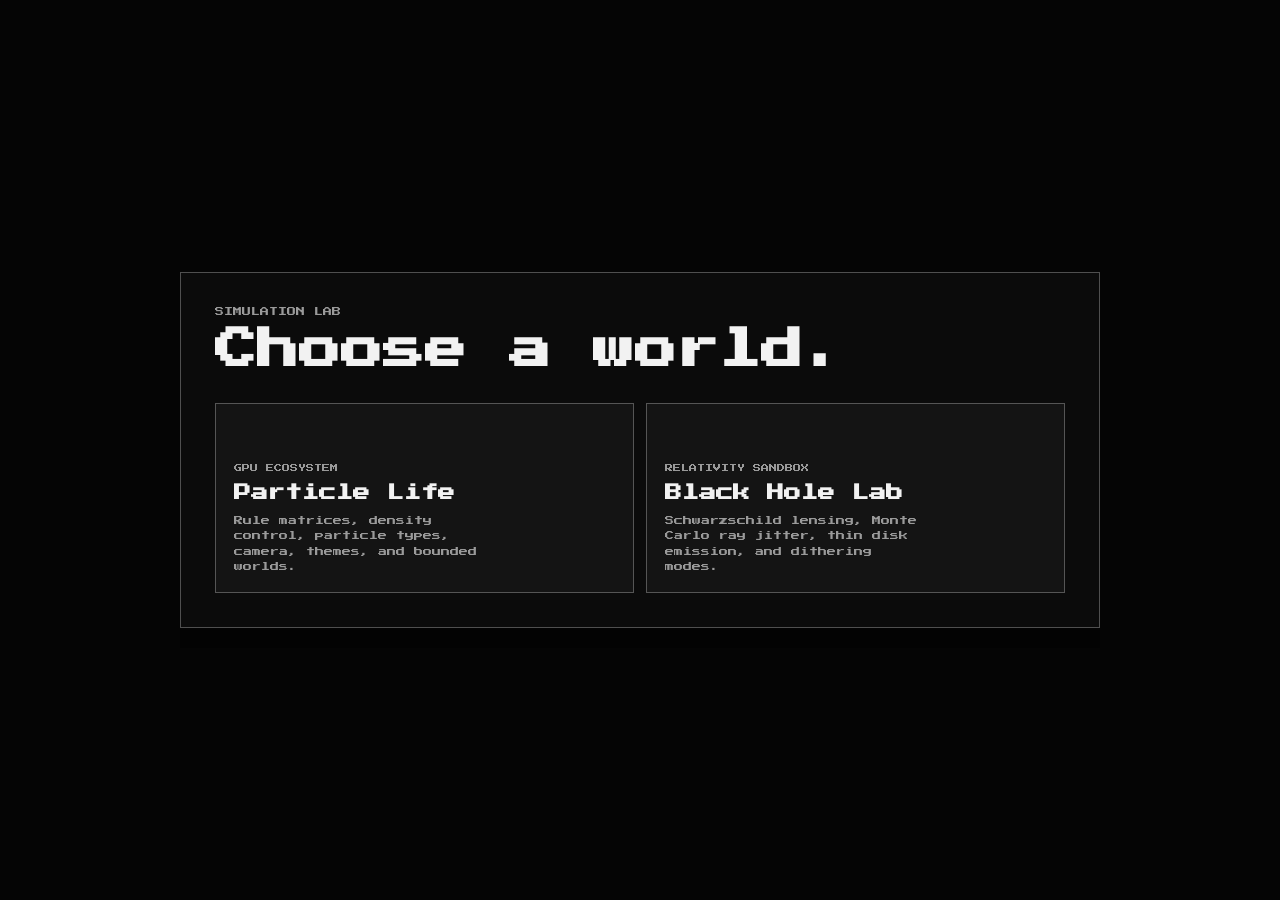
<file: index.html>
<!doctype html>
<html lang="en">
  <head>
    <meta charset="utf-8">
    <meta name="viewport" content="width=device-width, initial-scale=1">
    <title>Simulation Lab</title>
    <link rel="stylesheet" href="./home.css?v=20260624b">
  </head>
  <body>
    <main class="home-shell">
      <section class="home-panel" aria-label="Simulation app launcher">
        <p class="eyebrow">Simulation Lab</p>
        <h1>Choose a world.</h1>
        <div class="app-grid">
          <a class="app-card particle-card" href="./particlelife.html">
            <span class="app-kicker">GPU ecosystem</span>
            <strong>Particle Life</strong>
            <small>Rule matrices, density control, particle types, camera, themes, and bounded worlds.</small>
          </a>
          <a class="app-card blackhole-card" href="./blackhole.html">
            <span class="app-kicker">Relativity sandbox</span>
            <strong>Black Hole Lab</strong>
            <small>Schwarzschild lensing, Monte Carlo ray jitter, thin disk emission, and dithering modes.</small>
          </a>
        </div>
      </section>
    </main>
  </body>
</html>
</file>
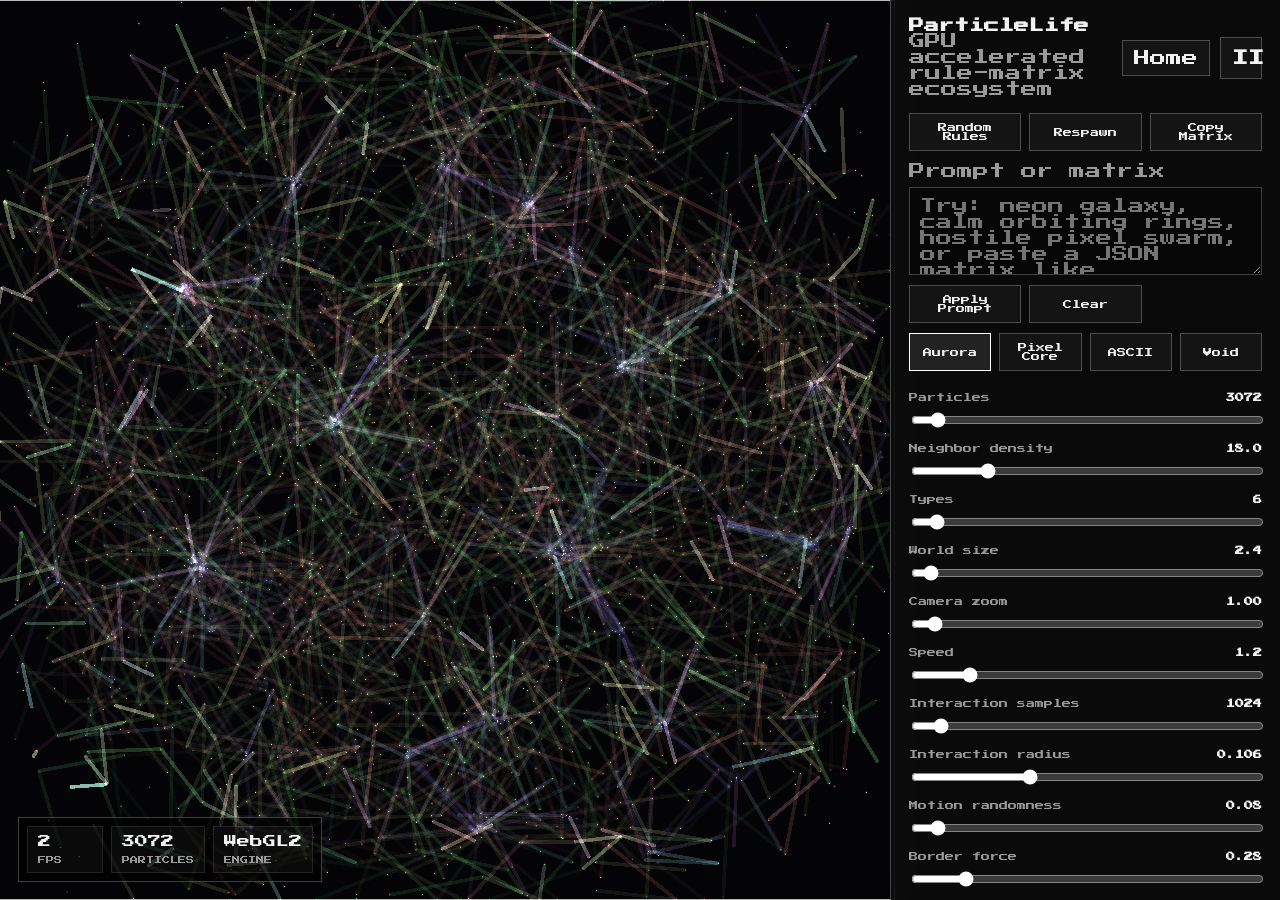
<file: particlelife.html>
<!doctype html>
<html lang="en">
  <head>
    <meta charset="utf-8">
    <meta name="viewport" content="width=device-width, initial-scale=1">
    <title>ParticleLife</title>
    <link rel="stylesheet" href="./styles.css?v=20260624b">
  </head>
  <body>
    <main class="app-shell">
      <section class="stage" aria-label="Particle Life simulation">
        <canvas id="glCanvas"></canvas>
        <canvas id="asciiCanvas" aria-hidden="true"></canvas>
        <div id="worldBorder" class="world-border" aria-hidden="true"></div>
        <div class="hud">
          <div>
            <span id="fps">0</span><small>fps</small>
          </div>
          <div>
            <span id="particleReadout">0</span><small>particles</small>
          </div>
          <div>
            <span id="gpuReadout">WebGL2</span><small>engine</small>
          </div>
        </div>
      </section>

      <aside class="panel" aria-label="Simulation controls">
        <header class="brand">
          <div>
            <h1>ParticleLife</h1>
            <p>GPU accelerated rule-matrix ecosystem</p>
          </div>
          <a class="nav-link" href="./index.html">Home</a>
          <button id="pauseButton" class="icon-button" type="button" title="Pause or resume simulation">II</button>
        </header>

        <div class="toolbar">
          <button id="randomizeRules" type="button">Random Rules</button>
          <button id="respawnParticles" type="button">Respawn</button>
          <button id="copyMatrix" type="button">Copy Matrix</button>
        </div>

        <label class="field">
          <span>Prompt or matrix</span>
          <textarea id="promptInput" spellcheck="false" placeholder="Try: neon galaxy, calm orbiting rings, hostile pixel swarm, or paste a JSON matrix like [[0.2,-0.7],[0.8,0.1]]"></textarea>
        </label>
        <div class="toolbar">
          <button id="applyPrompt" type="button">Apply Prompt</button>
          <button id="clearPrompt" type="button">Clear</button>
        </div>

        <div class="segmented" role="group" aria-label="Theme">
          <button data-theme="aurora" class="active" type="button">Aurora</button>
          <button data-theme="pixel" type="button">Pixel Core</button>
          <button data-theme="ascii" type="button">ASCII</button>
          <button data-theme="void" type="button">Void</button>
        </div>

        <div class="controls">
          <label class="control">
            <span>Particles <b id="particleCountValue"></b></span>
            <input id="particleCount" type="range" min="256" max="50000" step="1" value="3072">
          </label>
          <label class="control">
            <span>Neighbor density <b id="densityValue"></b></span>
            <input id="density" type="range" min="2" max="80" step="0.5" value="18">
          </label>
          <label class="control">
            <span>Types <b id="typeCountValue"></b></span>
            <input id="typeCount" type="range" min="2" max="75" step="1" value="6">
          </label>
          <label class="control">
            <span>World size <b id="worldSizeValue"></b></span>
            <input id="worldSize" type="range" min="1" max="40" step="0.1" value="2.4">
          </label>
          <label class="control">
            <span>Camera zoom <b id="zoomValue"></b></span>
            <input id="zoom" type="range" min="0.25" max="16" step="0.05" value="1">
          </label>
          <label class="control">
            <span>Speed <b id="speedValue"></b></span>
            <input id="speed" type="range" min="0" max="8" step="0.01" value="1.2">
          </label>
          <label class="control">
            <span>Interaction samples <b id="interactionSamplesValue"></b></span>
            <input id="interactionSamples" type="range" min="512" max="8192" step="256" value="1024">
          </label>
          <label class="control">
            <span>Interaction radius <b id="radiusValue"></b></span>
            <input id="radius" type="range" min="0.02" max="0.28" step="0.002" value="0.105">
          </label>
          <label class="control">
            <span>Motion randomness <b id="noiseValue"></b></span>
            <input id="noise" type="range" min="0" max="1.4" step="0.01" value="0.08">
          </label>
          <label class="control">
            <span>Border force <b id="borderForceValue"></b></span>
            <input id="borderForce" type="range" min="0" max="2" step="0.01" value="0.28">
          </label>
          <label class="control">
            <span>Friction <b id="frictionValue"></b></span>
            <input id="friction" type="range" min="0.82" max="0.998" step="0.001" value="0.955">
          </label>
          <label class="control">
            <span>Glow <b id="glowValue"></b></span>
            <input id="glow" type="range" min="0" max="2.5" step="0.01" value="1.05">
          </label>
          <label class="control">
            <span>Particle size <b id="sizeValue"></b></span>
            <input id="size" type="range" min="1" max="8" step="0.1" value="2.6">
          </label>
          <label class="control toggle-control">
            <span>Connection lines <b id="lineEnabledValue"></b></span>
            <input id="lineEnabled" type="checkbox" checked>
          </label>
          <label class="control">
            <span>Line cap <b id="lineCountValue"></b></span>
            <input id="lineCount" type="range" min="0" max="20000" step="250" value="5000">
          </label>
          <label class="control">
            <span>Line radius <b id="lineRadiusValue"></b></span>
            <input id="lineRadius" type="range" min="0.02" max="0.5" step="0.002" value="0.32">
          </label>
          <label class="control">
            <span>Line opacity <b id="lineOpacityValue"></b></span>
            <input id="lineOpacity" type="range" min="0" max="1" step="0.01" value="0.45">
          </label>
          <label class="control">
            <span>Line width <b id="lineWidthValue"></b></span>
            <input id="lineWidth" type="range" min="0.5" max="8" step="0.1" value="1.8">
          </label>
          <label class="field compact-field">
            <span>Line color mode</span>
            <select id="lineMode">
              <option value="0">Blend particle colors</option>
              <option value="1">Source particle color</option>
              <option value="2">Connection rule color</option>
            </select>
          </label>
        </div>

        <div class="toolbar camera-toolbar">
          <button id="zoomOut" type="button">Zoom -</button>
          <button id="resetView" type="button">Center View</button>
          <button id="zoomIn" type="button">Zoom +</button>
        </div>

        <section class="matrix-section">
          <header>
            <h2>Rule Matrix</h2>
            <small>Rows attract or repel columns</small>
          </header>
          <div class="matrix-scroll">
            <div id="matrixGrid" class="matrix-grid"></div>
          </div>
        </section>
      </aside>
    </main>

    <script type="module" src="./src/app.js?v=20260624j"></script>
  </body>
</html>
</file>
<file: home.css>
@font-face {
  font-family: "PressStart";
  src: url("./assets/fonts/press-start-2p.ttf") format("truetype");
  font-display: swap;
}

:root {
  color-scheme: dark;
  --bg: #050505;
  --panel: rgba(12, 12, 12, 0.92);
  --text: #f2f2f2;
  --muted: #9a9a9a;
  --line: rgba(255, 255, 255, 0.28);
  font-family: "PressStart", monospace;
}

* {
  box-sizing: border-box;
}

html,
body {
  width: 100%;
  min-height: 100%;
  margin: 0;
}

body {
  overflow: hidden;
  color: var(--text);
  background: var(--bg);
}

.home-shell {
  display: grid;
  min-height: 100vh;
  place-items: center;
  padding: 32px;
}

.home-panel {
  width: min(920px, 100%);
  padding: 34px;
  border: 1px solid var(--line);
  background: var(--panel);
  box-shadow: 0 20px 0 rgba(0, 0, 0, 0.42);
}

.eyebrow {
  margin: 0 0 10px;
  color: var(--muted);
  font-size: 9px;
  text-transform: uppercase;
}

h1 {
  margin: 0 0 28px;
  font-size: 42px;
  line-height: 1.18;
  letter-spacing: 0;
}

.app-grid {
  display: grid;
  grid-template-columns: repeat(2, minmax(0, 1fr));
  gap: 12px;
}

.app-card {
  min-height: 190px;
  display: flex;
  flex-direction: column;
  justify-content: end;
  gap: 12px;
  padding: 18px;
  border: 1px solid var(--line);
  color: var(--text);
  text-decoration: none;
  background: rgba(255, 255, 255, 0.035);
  transition: transform 120ms ease, background 120ms ease, border-color 120ms ease;
}

.app-card:hover {
  transform: translateY(-3px);
  border-color: #fff;
  background: rgba(255, 255, 255, 0.08);
}

.app-kicker {
  color: var(--muted);
  font-size: 8px;
  text-transform: uppercase;
}

.app-card strong {
  font-size: 17px;
  letter-spacing: 0;
}

.app-card small {
  max-width: 28ch;
  color: var(--muted);
  font-size: 9px;
  line-height: 1.7;
}

@media (max-width: 820px) {
  body {
    overflow: auto;
  }

  .home-shell {
    place-items: start center;
    padding: 18px;
  }

  .home-panel {
    padding: 22px;
  }

  h1 {
    font-size: 28px;
  }

  .app-grid {
    grid-template-columns: 1fr;
  }

  .app-card {
    min-height: 150px;
  }
}
</file>
<file: styles.css>
@font-face {
  font-family: "PressStart";
  src: url("./assets/fonts/press-start-2p.ttf") format("truetype");
  font-display: swap;
}

:root {
  color-scheme: dark;
  --bg: #050505;
  --panel: rgba(12, 12, 12, 0.86);
  --line: rgba(255, 255, 255, 0.24);
  --text: #f2f2f2;
  --muted: #9a9a9a;
  --accent: #ffffff;
  font-family: "PressStart", monospace;
}

* {
  box-sizing: border-box;
}

html,
body {
  width: 100%;
  height: 100%;
  margin: 0;
  overflow: hidden;
  background: var(--bg);
  color: var(--text);
}

button,
input,
textarea,
select {
  font: inherit;
}

.app-shell {
  display: grid;
  grid-template-columns: minmax(0, 1fr) 390px;
  min-height: 100vh;
}

.stage {
  position: relative;
  min-width: 0;
  background: #050505;
}

#glCanvas,
#asciiCanvas {
  position: absolute;
  inset: 0;
  width: 100%;
  height: 100%;
  display: block;
}

#glCanvas {
  cursor: grab;
}

#glCanvas:active {
  cursor: grabbing;
}

#asciiCanvas {
  pointer-events: none;
  opacity: 0;
}

.world-border {
  position: absolute;
  pointer-events: none;
  border: 1px solid rgba(255, 255, 255, 0.72);
  opacity: 0;
}

.world-border.visible {
  opacity: 1;
}

.theme-pixel #glCanvas {
  image-rendering: pixelated;
}

.theme-ascii #glCanvas {
  opacity: 0;
}

.theme-ascii #asciiCanvas {
  opacity: 1;
}

.hud {
  position: absolute;
  left: 18px;
  bottom: 18px;
  display: flex;
  gap: 8px;
  padding: 8px;
  border: 1px solid var(--line);
  background: rgba(0, 0, 0, 0.62);
}

.hud div {
  min-width: 76px;
  padding: 8px 10px;
  border: 1px solid rgba(255, 255, 255, 0.10);
  background: rgba(255, 255, 255, 0.035);
}

.hud span {
  display: block;
  font-size: 13px;
  line-height: 1;
}

.hud small {
  color: var(--muted);
  font-size: 8px;
  text-transform: uppercase;
}

.panel {
  position: relative;
  z-index: 2;
  height: 100vh;
  overflow: auto;
  padding: 18px;
  border-left: 1px solid var(--line);
  background: var(--panel);
  backdrop-filter: blur(12px);
}

.brand {
  display: flex;
  align-items: center;
  justify-content: space-between;
  gap: 10px;
  margin-bottom: 16px;
}

h1,
h2,
p {
  margin: 0;
}

h1 {
  font-size: 15px;
  letter-spacing: 0;
}

.brand p,
.matrix-section small,
.field span,
.control span {
  color: var(--muted);
}

.icon-button {
  width: 42px;
  height: 42px;
  font-weight: 900;
}

button,
.nav-link {
  border: 1px solid var(--line);
  padding: 9px 11px;
  color: var(--text);
  text-decoration: none;
  background: rgba(255, 255, 255, 0.045);
  cursor: pointer;
}

button:hover,
button.active,
.nav-link:hover {
  border-color: #fff;
  background: rgba(255, 255, 255, 0.10);
}

.toolbar,
.segmented {
  display: grid;
  grid-template-columns: repeat(3, 1fr);
  gap: 8px;
  margin: 10px 0;
}

.segmented {
  grid-template-columns: repeat(4, 1fr);
}

.toolbar button,
.segmented button {
  min-height: 38px;
  padding-inline: 8px;
  font-size: 9px;
}

.field {
  display: grid;
  gap: 8px;
  margin-top: 12px;
}

textarea,
select {
  width: 100%;
  border: 1px solid var(--line);
  padding: 10px;
  color: var(--text);
  background: rgba(0, 0, 0, 0.36);
  outline: none;
}

textarea {
  min-height: 88px;
  resize: vertical;
}

.compact-field {
  margin-top: 0;
}

.controls {
  display: grid;
  gap: 14px;
  padding: 12px 0 16px;
}

.control {
  display: grid;
  gap: 8px;
}

.toggle-control {
  grid-template-columns: 1fr auto;
  align-items: center;
}

.toggle-control span {
  display: flex;
}

.toggle-control input {
  width: 20px;
  height: 20px;
}

.control span {
  display: flex;
  justify-content: space-between;
  gap: 10px;
  font-size: 9px;
}

.control b {
  color: var(--text);
  font-variant-numeric: tabular-nums;
}

input[type="range"] {
  width: 100%;
  accent-color: #ffffff;
}

.matrix-section {
  padding-top: 6px;
}

.matrix-section header {
  display: flex;
  justify-content: space-between;
  align-items: end;
  gap: 10px;
  margin-bottom: 10px;
}

.matrix-section h2 {
  font-size: 11px;
}

.matrix-grid {
  display: grid;
  gap: 4px;
  width: max-content;
  min-width: 100%;
}

.matrix-scroll {
  max-height: 46vh;
  overflow: auto;
  padding: 2px;
  border: 1px solid var(--line);
  background: rgba(255, 255, 255, 0.025);
}

.matrix-cell {
  width: 44px;
  height: 30px;
  border: 1px solid rgba(255, 255, 255, 0.12);
  color: #fff;
  text-align: center;
  font-size: 8px;
  font-variant-numeric: tabular-nums;
  background: #111;
}

.matrix-cell:focus {
  outline: 2px solid #fff;
  outline-offset: 1px;
}

@media (max-width: 980px) {
  body {
    overflow: auto;
  }

  .app-shell {
    grid-template-columns: 1fr;
  }

  .stage {
    min-height: 62vh;
  }

  .panel {
    height: auto;
    border-left: 0;
    border-top: 1px solid var(--line);
  }
}
</file>
